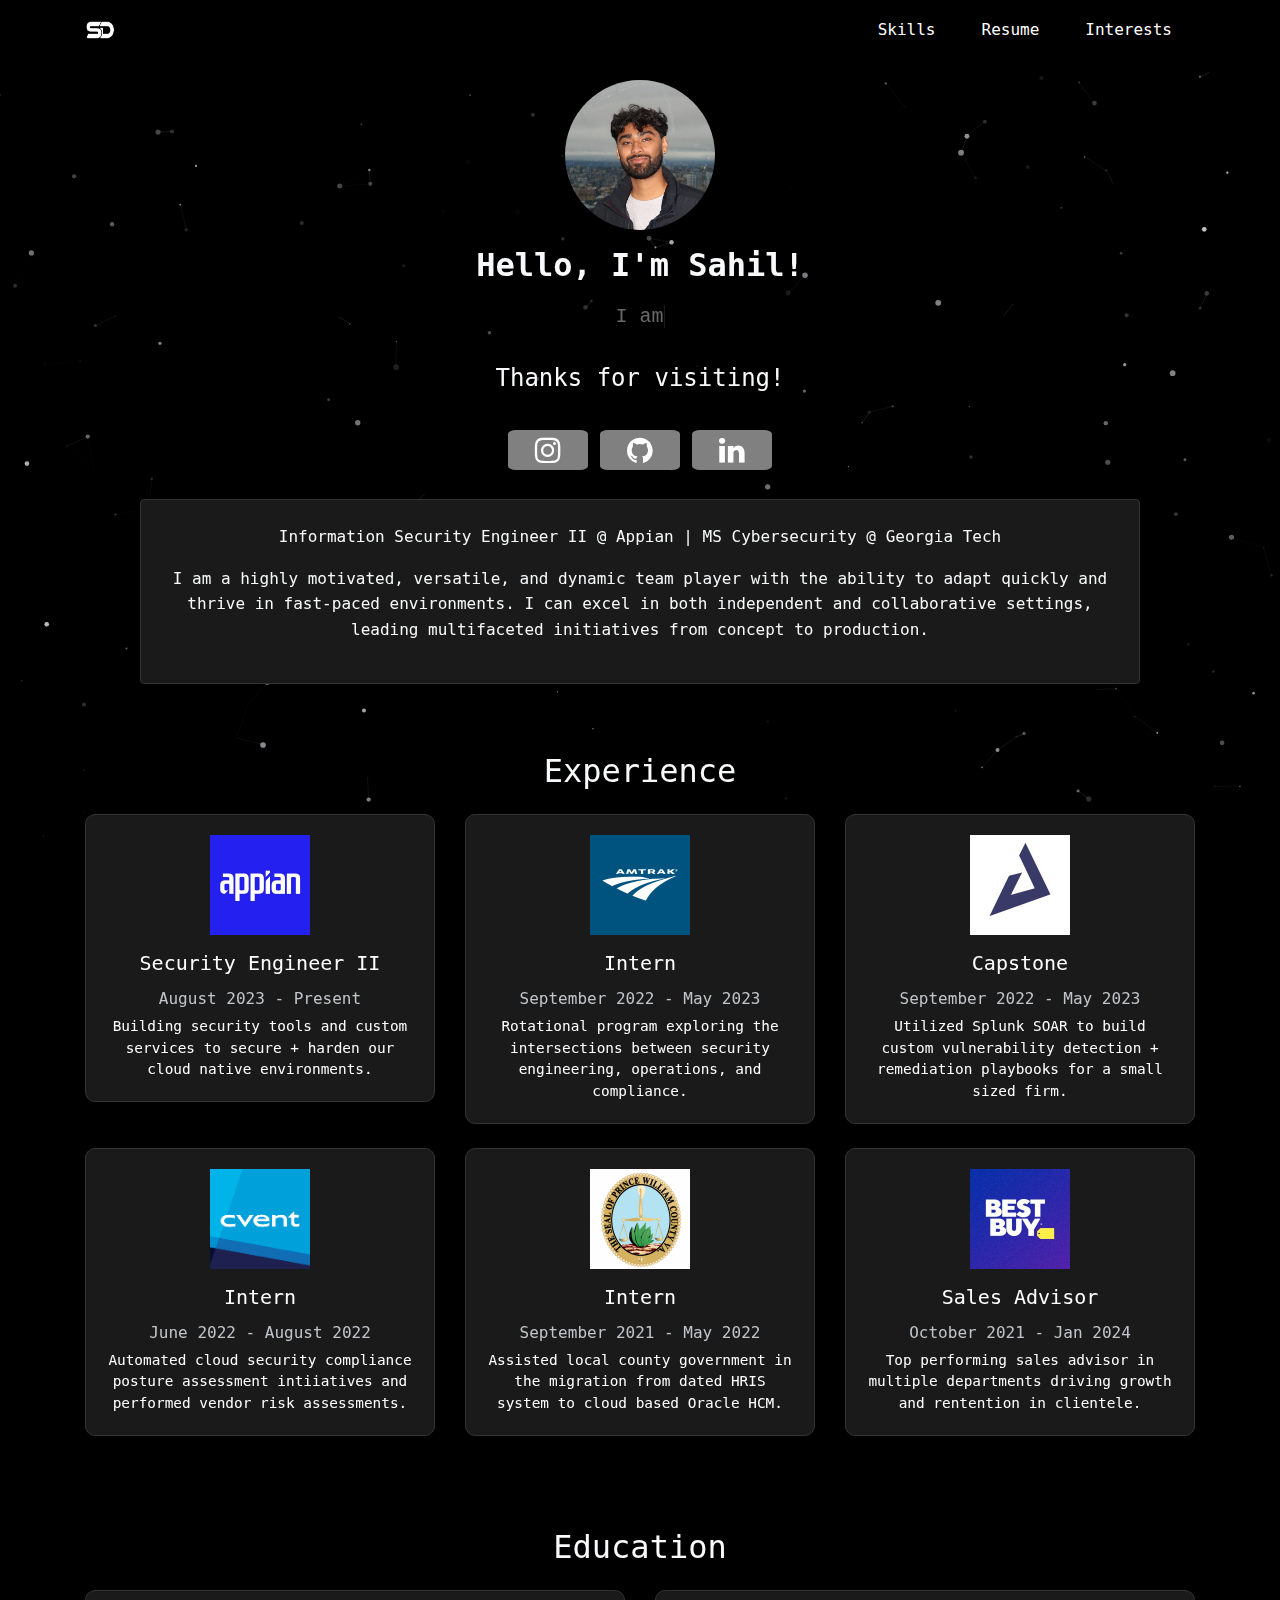
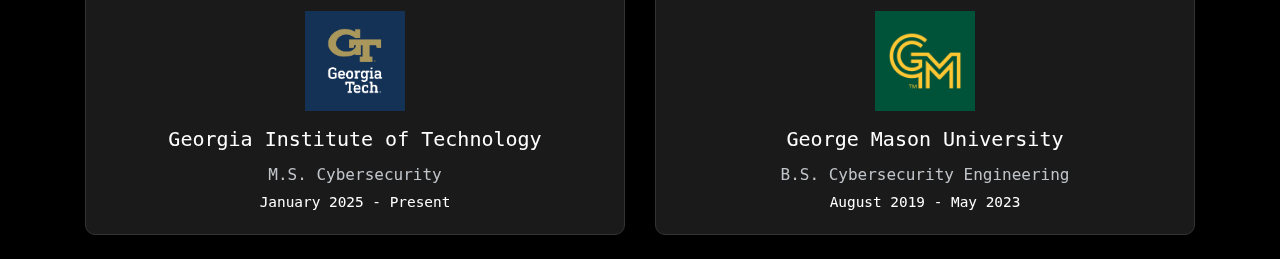
<file: index.html>
<!DOCTYPE html>
<html lang="en">
   <head>
      <title>Sahil Dharamsi</title>
      <meta charset="UTF-8">
      <meta name="viewport" content="width=device-width, initial-scale=1, shrink-to-fit=yes">
      <link rel="shortcut icon" href="resources/img/sd.jpg">
      <link rel="stylesheet" href="https://stackpath.bootstrapcdn.com/bootstrap/4.3.1/css/bootstrap.min.css" integrity="sha384-ggOyR0iXCbMQv3Xipma34MD+dH/1fQ784/j6cY/iJTQUOhcWr7x9JvoRxT2MZw1T" crossorigin="anonymous">
      <link rel="stylesheet" href="https://cdnjs.cloudflare.com/ajax/libs/font-awesome/4.7.0/css/font-awesome.min.css">
      <link rel="stylesheet" href="resources/css/style.css">
      <script>
         document.addEventListener("DOMContentLoaded", function () {
            fetch("topbar.html")
               .then(response => response.text())
               .then(data => {
                  document.getElementById("topbar").innerHTML = data;
               })
               .catch(error => console.error("Error loading topbar:", error));
         });
      </script>
   </head>
   <body>
      <!-- Sidebar -->
      <div id="topbar"></div>

      <!-- Particles Background -->
      <div id="particles-js"></div>

      <!-- Main Content -->
      <div class="container-fluid d-flex flex-column align-items-center justify-content-center min-vh-100 text-light">
         <img id="profilepic" src="resources/img/me.jpg" class="rounded-circle img-fluid mb-3" alt="Profile Picture" style="width: 150px; height: 150px;">
         
         <!-- Greeting -->
         <h2 id="hello" class="text-light text-center">Hello, I'm Sahil!</h2>
         <div id="greetingDiv">
            <p id="greeting" class="text-center">
               <a class="typewrite" data-period="2000" data-type='[ "I am dynamic","I am versatile","I am outgoing","I am adaptable","I am strategic"]'>
                  <span class="wrap"></span>
               </a>
            </p>
         </div>

         <!-- Thank You Section -->
         <div class="mt-3 text-center">
            <h4 class="text-light">Thanks for visiting!</h4>
         </div>

         <!-- Social Links -->
         <div class="mt-4 text-center">
            <ul id="socials" class="list-inline">
               <li class="list-inline-item"><a href="https://www.instagram.com/sahildharamsi/" class="fa fa-instagram"></a></li>
               <li class="list-inline-item"><a href="https://github.com/sdharamsi1" class="fa fa-github"></a></li>
               <li class="list-inline-item"><a href="https://www.linkedin.com/in/sahildharamsi/" class="fa fa-linkedin"></a></li>
            </ul>
         </div>

      <!-- About Paragraph Box -->
        <div class="container mt-4">
            <div class="about-box p-4 text-light text-center rounded">
            <p>
                Information Security Engineer II @ Appian | MS Cybersecurity @ Georgia Tech
            </p>
            <p>
                I am a highly motivated, versatile, and dynamic team player with the ability to adapt quickly and thrive in fast-paced environments. I can excel in both independent and collaborative settings, leading multifaceted initiatives from concept to production.
            </p>
            </div>
        </div>

      <!-- Work Experience Section -->
      <div class="container mt-5">
        <h2 class="text-light text-center">Experience</h2>
        <div class="row mt-4">
           <div class="col-md-4 mb-4">
              <div class="card shadow-sm custom-card">
                 <div class="card-body">
                    <img src="resources/img/experiences/appian.jpg" alt="Appian Logo" class="company-logo mb-3">
                    <h5 class="card-title">Security Engineer II</h5>
                    <h6 class="card-subtitle mb-2">August 2023 - Present</h6>
                    <p class="card-text">
                       Building security tools and custom services to secure + harden our cloud native environments.
                    </p>
                 </div>
              </div>
           </div>
           <div class="col-md-4 mb-4">
            <div class="card shadow-sm custom-card">
               <div class="card-body">
                  <img src="resources/img/experiences/amtrak.jpg" alt="Amtrak Logo" class="company-logo mb-3">
                  <h5 class="card-title">Intern</h5>
                  <h6 class="card-subtitle mb-2">September 2022 - May 2023</h6>
                  <p class="card-text">
                     Rotational program exploring the intersections between security engineering, operations, and compliance.
                  </p>
               </div>
            </div>
         </div>
           <div class="col-md-4 mb-4">
            <div class="card shadow-sm custom-card">
               <div class="card-body">
                  <img src="resources/img/experiences/avint.jpg" alt="Avint Logo" class="company-logo mb-3">
                  <h5 class="card-title">Capstone</h5>
                  <h6 class="card-subtitle mb-2">September 2022 - May 2023</h6>
                  <p class="card-text">
                     Utilized Splunk SOAR to build custom vulnerability detection + remediation playbooks for a small sized firm.
                  </p>
               </div>
            </div>
         </div>
           <div class="col-md-4 mb-4">
            <div class="card shadow-sm custom-card">
               <div class="card-body">
                  <img src="resources/img/experiences/cvent.jpg" alt="Cvent Logo" class="company-logo mb-3">
                  <h5 class="card-title">Intern</h5>
                  <h6 class="card-subtitle mb-2">June 2022 - August 2022</h6>
                  <p class="card-text">
                     Automated cloud security compliance posture assessment intiiatives and performed vendor risk assessments.
                  </p>
               </div>
            </div>
         </div>
           <div class="col-md-4 mb-4">
            <div class="card shadow-sm custom-card">
               <div class="card-body">
                  <img src="resources/img/experiences/pwc.jpg" alt="PWC Logo" class="company-logo mb-3">
                  <h5 class="card-title">Intern</h5>
                  <h6 class="card-subtitle mb-2">September 2021 - May 2022</h6>
                  <p class="card-text">
                     Assisted local county government in the migration from dated HRIS system to cloud based Oracle HCM.
                  </p>
               </div>
            </div>
         </div>
           <div class="col-md-4 mb-4">
            <div class="card shadow-sm custom-card">
               <div class="card-body">
                  <img src="resources/img/experiences/bestbuy.jpg" alt="Best Buy Logo" class="company-logo mb-3">
                  <h5 class="card-title">Sales Advisor</h5>
                  <h6 class="card-subtitle mb-2">October 2021 - Jan 2024</h6>
                  <p class="card-text">
                     Top performing sales advisor in multiple departments driving growth and rentention in clientele.
                  </p>
               </div>
            </div>
         </div>
        </div>
     </div>

    <!-- Education Section -->
    <div class="container mt-5">
        <h2 class="text-light text-center">Education</h2>
        <div class="row mt-4">
        <div class="col-md-6 mb-4">
            <div class="card shadow-sm custom-card">
                <div class="card-body">
                    <img src="resources/img/education/gt.jpg" alt="Georgia Tech Logo" class="company-logo mb-3">
                    <h5 class="card-title">Georgia Institute of Technology</h5>
                    <h6 class="card-subtitle mb-2">M.S. Cybersecurity</h6>
                    <p class="card-text">January 2025 - Present</p>
                </div>
            </div>
        </div>
        <div class="col-md-6 mb-4">
            <div class="card shadow-sm custom-card">
                <div class="card-body">
                    <img src="resources/img/education/gmu.jpg" alt="George Mason Logo" class="company-logo mb-3">
                    <h5 class="card-title">George Mason University</h5>
                    <h6 class="card-subtitle mb-2">B.S. Cybersecurity Engineering</h6>
                    <p class="card-text">August 2019 - May 2023</p>
                </div>
            </div>
        </div>
        </div>
    </div>

      <!-- Scripts -->
      <script type="text/javascript" src="js/particles.js"></script>
      <script type="text/javascript" src="js/app.js"></script>
      <script src="https://code.jquery.com/jquery-3.3.1.slim.min.js" integrity="sha384-q8i/X+965DzO0rT7abK41JStQIAqVgRVzpbzo5smXKp4YfRvH+8abtTE1Pi6jizo" crossorigin="anonymous"></script>
      <script src="https://cdnjs.cloudflare.com/ajax/libs/popper.js/1.14.7/umd/popper.min.js" integrity="sha384-UO2eT0CpHqdSJQ6hJty5KVphtPhzWj9WO1clHTMGa3JDZwrnQq4sF86dIHNDz0W1" crossorigin="anonymous"></script>
      <script src="https://stackpath.bootstrapcdn.com/bootstrap/4.3.1/js/bootstrap.min.js" integrity="sha384-JjSmVgyd0p3pXB1rRibZUAYoIIy6OrQ6VrjIEaFf/nJGzIxFDsf4x0xIM+B07jRM" crossorigin="anonymous"></script>
   </body>
</html>
</file>
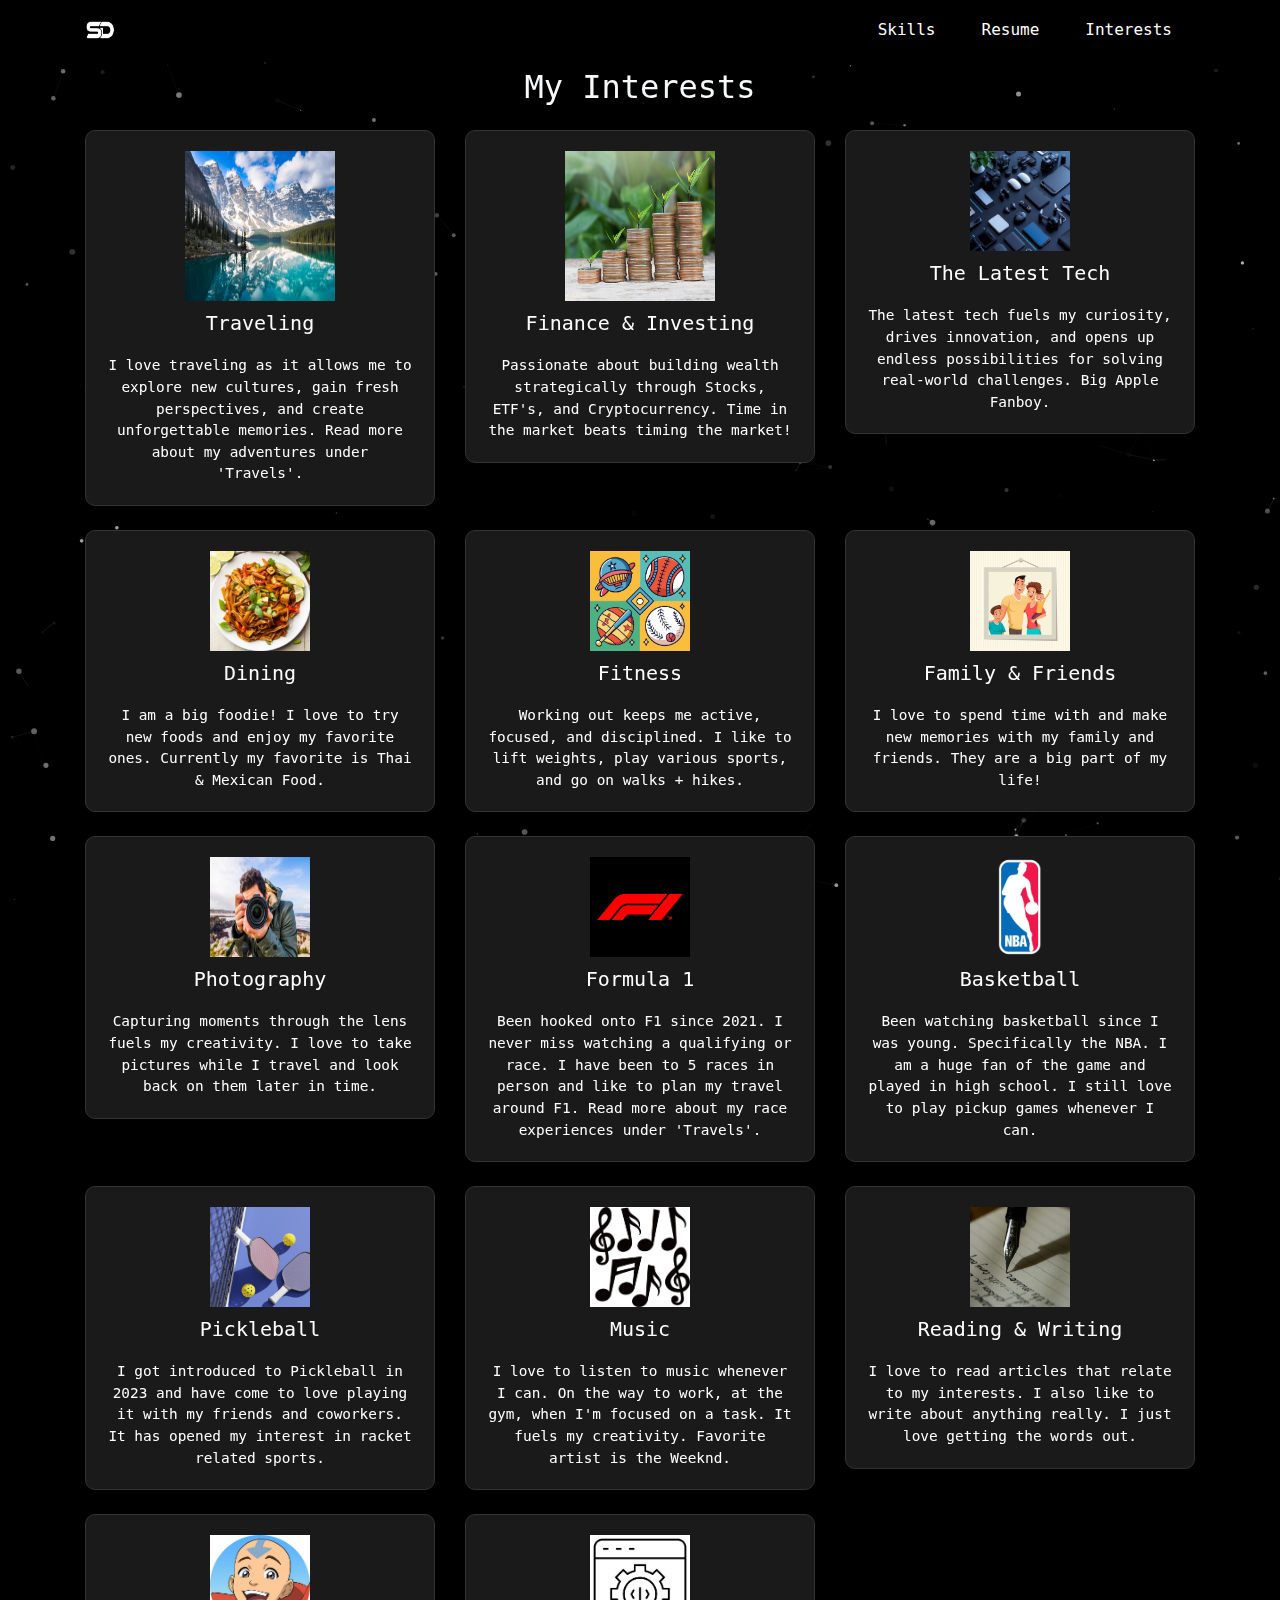
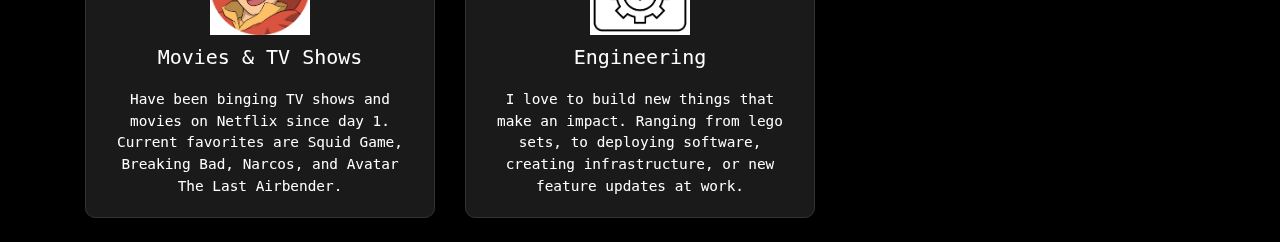
<file: interests/index.html>
<!DOCTYPE html>
<html lang="en">
   <head>
      <title>Sahil Dharamsi</title>
      <meta charset="UTF-8">
      <meta name="viewport" content="width=device-width, initial-scale=1, shrink-to-fit=yes">
      <link rel="shortcut icon" href="../resources/img/sd.jpg">
      <link rel="stylesheet" href="https://stackpath.bootstrapcdn.com/bootstrap/4.3.1/css/bootstrap.min.css" integrity="sha384-ggOyR0iXCbMQv3Xipma34MD+dH/1fQ784/j6cY/iJTQUOhcWr7x9JvoRxT2MZw1T" crossorigin="anonymous">
      <link rel="stylesheet" href="https://cdnjs.cloudflare.com/ajax/libs/font-awesome/4.7.0/css/font-awesome.min.css">
      <link rel="stylesheet" href="../resources/css/style.css">
      <script>
         document.addEventListener("DOMContentLoaded", function () {
            fetch("../topbar.html")
               .then(response => response.text())
               .then(data => {
                  document.getElementById("topbar").innerHTML = data;
               })
               .catch(error => console.error("Error loading topbar:", error));
         });
      </script>
   </head>
   <body>
      <!-- Sidebar -->
      <div id="topbar"></div>

      <!-- Particles Background -->
      <div id="particles-js"></div>

      <div class="container mt-5">
        <h2 class="text-light text-center">My Interests</h2>
        <div class="row mt-4">
            <div class="col-md-6 col-lg-4 mb-4">
                <div class="custom-card">
                    <div class="card-body">
                        <img src="../resources/img/interests/travelling.jpg" alt="Tech" class="interest-logo">
                        <h5 class="card-title">Traveling</h5>
                        <p class="card-text">I love traveling as it allows me to explore new cultures, gain fresh perspectives, and create unforgettable memories. Read more about my adventures under 'Travels'.</p>
                    </div>
                </div>
            </div>
            <div class="col-md-6 col-lg-4 mb-4">
                <div class="custom-card">
                    <div class="card-body">
                        <img src="../resources/img/interests/finance.jpg" alt="Cybersecurity" class="interest-logo">
                        <h5 class="card-title">Finance & Investing</h5>
                        <p class="card-text">Passionate about building wealth strategically through Stocks, ETF's, and Cryptocurrency. Time in the market beats timing the market!</p>
                    </div>
                </div>
            </div>
            <div class="col-md-6 col-lg-4 mb-4">
                <div class="custom-card">
                    <div class="card-body">
                        <img src="../resources/img/interests/tech.jpg" alt="Music" class="company-logo">
                        <h5 class="card-title">The Latest Tech</h5>
                        <p class="card-text">The latest tech fuels my curiosity, drives innovation, and opens up endless possibilities for solving real-world challenges. Big Apple Fanboy.</p>
                    </div>
                </div>
            </div>
            <div class="col-md-6 col-lg-4 mb-4">
                <div class="custom-card">
                    <div class="card-body">
                        <img src="../resources/img/interests/dining.jpg" alt="Travel" class="company-logo">
                        <h5 class="card-title">Dining</h5>
                        <p class="card-text">I am a big foodie! I love to try new foods and enjoy my favorite ones. Currently my favorite is Thai & Mexican Food.</p>
                    </div>
                </div>
            </div>
            <div class="col-md-6 col-lg-4 mb-4">
                <div class="custom-card">
                    <div class="card-body">
                        <img src="../resources/img/interests/fitness.jpg" alt="Fitness" class="company-logo">
                        <h5 class="card-title">Fitness</h5>
                        <p class="card-text">Working out keeps me active, focused, and disciplined. I like to lift weights, play various sports, and go on walks + hikes.</p>
                    </div>
                </div>
            </div>
            <div class="col-md-6 col-lg-4 mb-4">
                <div class="custom-card">
                    <div class="card-body">
                        <img src="../resources/img/interests/familyfriends.jpg" alt="Gaming" class="company-logo">
                        <h5 class="card-title">Family & Friends</h5>
                        <p class="card-text">I love to spend time with and make new memories with my family and friends. They are a big part of my life!</p>
                    </div>
                </div>
            </div>
            <div class="col-md-6 col-lg-4 mb-4">
                <div class="custom-card">
                    <div class="card-body">
                        <img src="../resources/img/interests/photography.jpg" alt="Photography" class="company-logo">
                        <h5 class="card-title">Photography</h5>
                        <p class="card-text">Capturing moments through the lens fuels my creativity. I love to take pictures while I travel and look back on them later in time.</p>
                    </div>
                </div>
            </div>
            <div class="col-md-6 col-lg-4 mb-4">
                <div class="custom-card">
                    <div class="card-body">
                        <img src="../resources/img/interests/formula1.jpg" alt="AI" class="company-logo">
                        <h5 class="card-title">Formula 1</h5>
                        <p class="card-text">Been hooked onto F1 since 2021. I never miss watching a qualifying or race. I have been to 5 races in person and like to plan my travel around F1. Read more about my race experiences under 'Travels'.</p>
                    </div>
                </div>
            </div>
            <div class="col-md-6 col-lg-4 mb-4">
                <div class="custom-card">
                    <div class="card-body">
                        <img src="../resources/img/interests/basketball.jpg" alt="AI" class="company-logo">
                        <h5 class="card-title">Basketball</h5>
                        <p class="card-text">Been watching basketball since I was young. Specifically the NBA. I am a huge fan of the game and played in high school. I still love to play pickup games whenever I can.</p>
                    </div>
                </div>
            </div>
            <div class="col-md-6 col-lg-4 mb-4">
                <div class="custom-card">
                    <div class="card-body">
                        <img src="../resources/img/interests/pickleball.jpg" alt="AI" class="company-logo">
                        <h5 class="card-title">Pickleball</h5>
                        <p class="card-text">I got introduced to Pickleball in 2023 and have come to love playing it with my friends and coworkers. It has opened my interest in racket related sports.</p>
                    </div>
                </div>
            </div>
            <div class="col-md-6 col-lg-4 mb-4">
                <div class="custom-card">
                    <div class="card-body">
                        <img src="../resources/img/interests/music.jpg" alt="AI" class="company-logo">
                        <h5 class="card-title">Music</h5>
                        <p class="card-text">I love to listen to music whenever I can. On the way to work, at the gym, when I'm focused on a task. It fuels my creativity. Favorite artist is the Weeknd.</p>
                    </div>
                </div>
            </div>
            <div class="col-md-6 col-lg-4 mb-4">
                <div class="custom-card">
                    <div class="card-body">
                        <img src="../resources/img/interests/readingwriting.jpg" alt="AI" class="company-logo">
                        <h5 class="card-title">Reading & Writing</h5>
                        <p class="card-text">I love to read articles that relate to my interests. I also like to write about anything really. I just love getting the words out.</p>
                    </div>
                </div>
            </div>
            <div class="col-md-6 col-lg-4 mb-4">
                <div class="custom-card">
                    <div class="card-body">
                        <img src="../resources/img/interests/movies.jpg" alt="AI" class="company-logo">
                        <h5 class="card-title">Movies & TV Shows</h5>
                        <p class="card-text">Have been binging TV shows and movies on Netflix since day 1. Current favorites are Squid Game, Breaking Bad, Narcos, and Avatar The Last Airbender.</p>
                    </div>
                </div>
            </div>
            <div class="col-md-6 col-lg-4 mb-4">
                <div class="custom-card">
                    <div class="card-body">
                        <img src="../resources/img/interests/engineering.jpg" alt="AI" class="company-logo">
                        <h5 class="card-title">Engineering</h5>
                        <p class="card-text">I love to build new things that make an impact. Ranging from lego sets, to deploying software, creating infrastructure, or new feature updates at work.</p>
                    </div>
                </div>
            </div>
        </div>
    </div>
    

      <script type="text/javascript" src="../js/particles.js"></script>
      <script type="text/javascript" src="../js/app.js"></script>
      <script src="https://code.jquery.com/jquery-3.3.1.slim.min.js" integrity="sha384-q8i/X+965DzO0rT7abK41JStQIAqVgRVzpbzo5smXKp4YfRvH+8abtTE1Pi6jizo" crossorigin="anonymous"></script>
      <script src="https://cdnjs.cloudflare.com/ajax/libs/popper.js/1.14.7/umd/popper.min.js" integrity="sha384-UO2eT0CpHqdSJQ6hJty5KVphtPhzWj9WO1clHTMGa3JDZwrnQq4sF86dIHNDz0W1" crossorigin="anonymous"></script>
      <script src="https://stackpath.bootstrapcdn.com/bootstrap/4.3.1/js/bootstrap.min.js" integrity="sha384-JjSmVgyd0p3pXB1rRibZUAYoIIy6OrQ6VrjIEaFf/nJGzIxFDsf4x0xIM+B07jRM" crossorigin="anonymous"></script>
   </body>
</html>
</file>
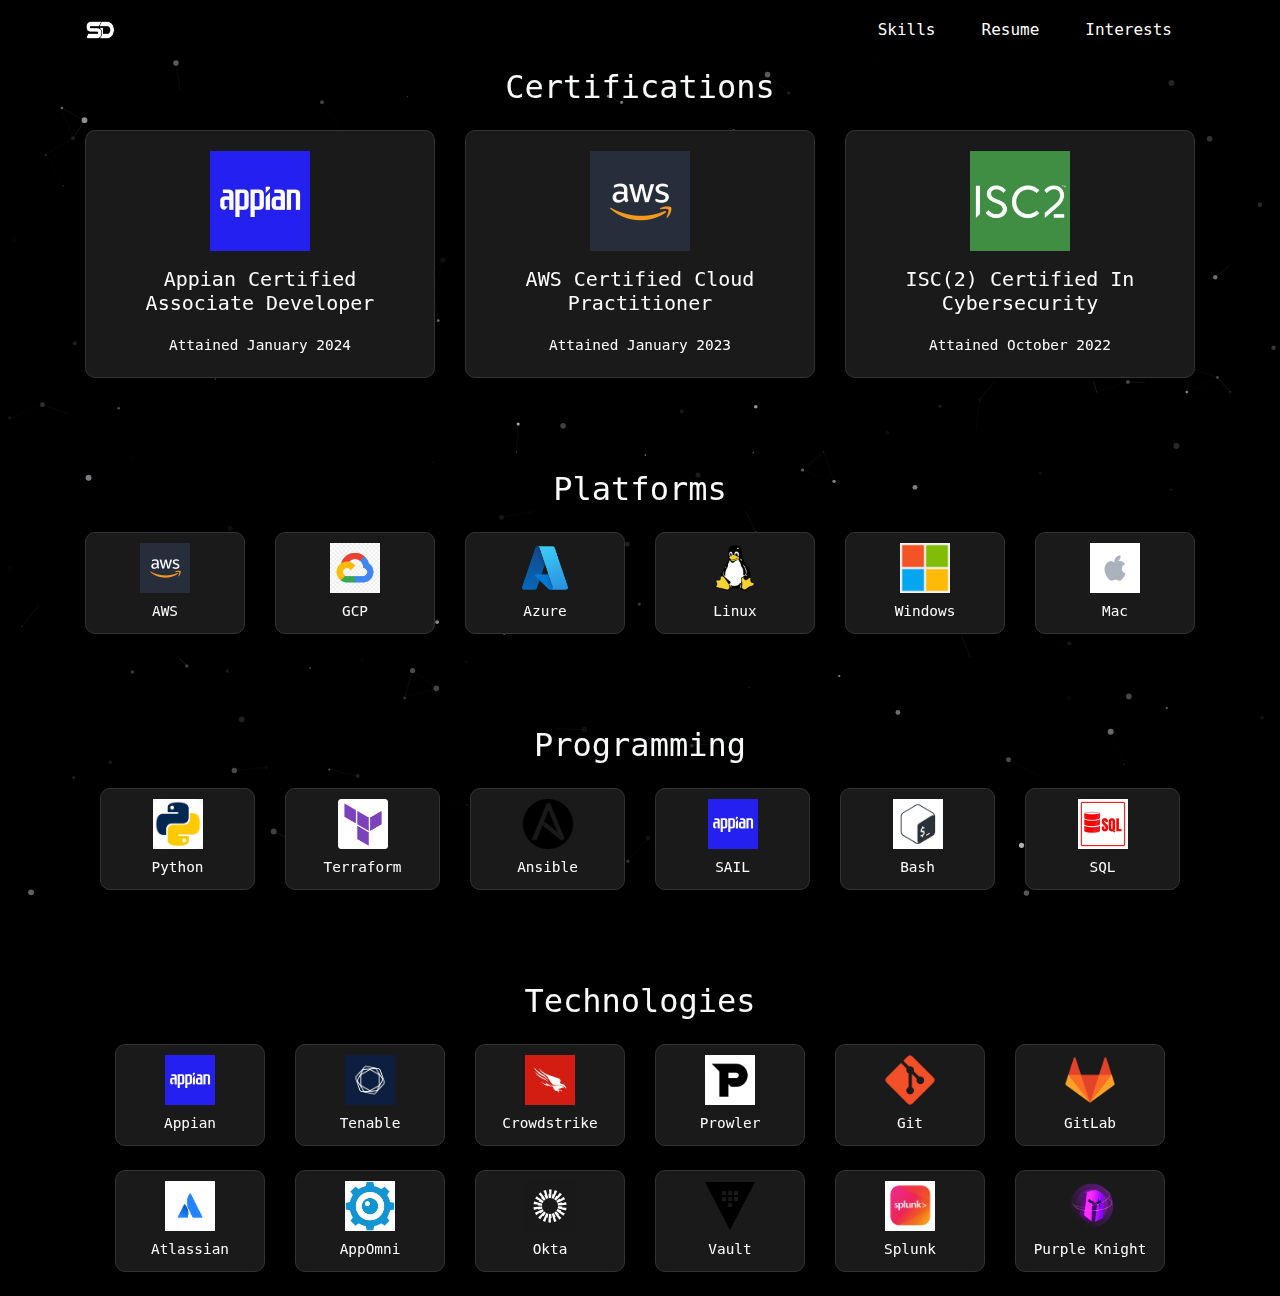
<file: skills/index.html>
<!DOCTYPE html>
<html lang="en">
   <head>
      <title>Sahil Dharamsi</title>
      <meta charset="UTF-8">
      <meta name="viewport" content="width=device-width, initial-scale=1, shrink-to-fit=yes">
      <link rel="shortcut icon" href="../resources/img/sd.jpg">
      <link rel="stylesheet" href="https://stackpath.bootstrapcdn.com/bootstrap/4.3.1/css/bootstrap.min.css" integrity="sha384-ggOyR0iXCbMQv3Xipma34MD+dH/1fQ784/j6cY/iJTQUOhcWr7x9JvoRxT2MZw1T" crossorigin="anonymous">
      <link rel="stylesheet" href="https://cdnjs.cloudflare.com/ajax/libs/font-awesome/4.7.0/css/font-awesome.min.css">
      <link rel="stylesheet" href="../resources/css/style.css">
      <script>
         document.addEventListener("DOMContentLoaded", function () {
            fetch("../topbar.html")
               .then(response => response.text())
               .then(data => {
                  document.getElementById("topbar").innerHTML = data;
               })
               .catch(error => console.error("Error loading topbar:", error));
         });
      </script>
   </head>
   <body>
      <!-- Sidebar -->
      <div id="topbar"></div>

      <!-- Particles Background -->
      <div id="particles-js"></div>

    <!-- Certifications Section -->
    <div class="container mt-5">
        <h2 class="text-light text-center">Certifications</h2>
        <div class="row mt-4">
        <div class="col-md-4 mb-4">
            <div class="card shadow-sm custom-card">
                <div class="card-body">
                    <img src="../resources/img/experiences/appian.jpg" alt="AWS Certification Logo" class="company-logo mb-3">
                    <h5 class="card-title">Appian Certified Associate Developer</h5>
                    <p class="card-text">Attained January 2024</p>
                </div>
            </div>
        </div>
        <div class="col-md-4 mb-4">
            <div class="card shadow-sm custom-card">
                <div class="card-body">
                    <img src="../resources/img/platforms/aws.jpg" alt="Security Certification Logo" class="company-logo mb-3">
                    <h5 class="card-title">AWS Certified Cloud Practitioner</h5>
                    <p class="card-text">Attained January 2023</p>
                </div>
            </div>
        </div>
        <div class="col-md-4 mb-4">
            <div class="card shadow-sm custom-card">
                <div class="card-body">
                    <img src="../resources/img/certifications//isc2.jpg" alt="DevSecOps Certification Logo" class="company-logo mb-3">
                    <h5 class="card-title">ISC(2) Certified In Cybersecurity</h5>
                    <p class="card-text">Attained October 2022</p>
                </div>
            </div>
        </div>
        </div>
    </div>
 

     <!-- Platforms Section -->
     <div class="container mt-5">
        <h2 class="text-light text-center">Platforms</h2>
        <div class="row text-center mt-4">
        <div class="col-6 col-md-2 mb-4">
            <div class="skill-box">
                <img src="../resources/img/platforms/aws.jpg" alt="AWS" class="skill-logo mb-2">
                <p class="skill-title">AWS</p>
            </div>
        </div>
        <div class="col-6 col-md-2 mb-4">
            <div class="skill-box">
                <img src="../resources/img/platforms/gcp.jpg" alt="GCP" class="skill-logo mb-2">
                <p class="skill-title">GCP</p>
            </div>
        </div>
        <div class="col-6 col-md-2 mb-4">
            <div class="skill-box">
                <img src="../resources/img/platforms/azure.jpg" alt="Azure" class="skill-logo mb-2">
                <p class="skill-title">Azure</p>
            </div>
        </div>
        <div class="col-6 col-md-2 mb-4">
            <div class="skill-box">
                <img src="../resources/img/platforms/linux.jpg" alt="Linux" class="skill-logo mb-2">
                <p class="skill-title">Linux</p>
            </div>
        </div>
        <div class="col-6 col-md-2 mb-4">
            <div class="skill-box">
                <img src="../resources/img/platforms/windows.jpg" alt="Windows" class="skill-logo mb-2">
                <p class="skill-title">Windows</p>
            </div>
        </div>
        <div class="col-6 col-md-2 mb-4">
            <div class="skill-box">
                <img src="../resources/img/platforms/mac.jpg" alt="Mac" class="skill-logo mb-2">
                <p class="skill-title">Mac</p>
            </div>
        </div>
    </div>

     <!-- Programming Section -->
     <div class="container mt-5">
        <h2 class="text-light text-center">Programming</h2>
        <div class="row text-center mt-4">
        <div class="col-6 col-md-2 mb-4">
            <div class="skill-box">
                <img src="../resources/img/programming/python.jpg" alt="Python" class="skill-logo mb-2">
                <p class="skill-title">Python</p>
            </div>
        </div>
        <div class="col-6 col-md-2 mb-4">
            <div class="skill-box">
                <img src="../resources/img/programming/terraform.jpg" alt="Terraform" class="skill-logo mb-2">
                <p class="skill-title">Terraform</p>
            </div>
        </div>
        <div class="col-6 col-md-2 mb-4">
            <div class="skill-box">
                <img src="../resources/img/programming/ansible.jpg" alt="Ansible" class="skill-logo mb-2">
                <p class="skill-title">Ansible</p>
            </div>
        </div>
        <div class="col-6 col-md-2 mb-4">
            <div class="skill-box">
                <img src="../resources/img/experiences/appian.jpg" alt="SAIL" class="skill-logo mb-2">
                <p class="skill-title">SAIL</p>
            </div>
        </div>
        <div class="col-6 col-md-2 mb-4">
            <div class="skill-box">
                <img src="../resources/img/programming/bash.jpg" alt="Bash" class="skill-logo mb-2">
                <p class="skill-title">Bash</p>
            </div>
        </div>
        <div class="col-6 col-md-2 mb-4">
            <div class="skill-box">
                <img src="../resources/img/programming/sql.jpg" alt="SQL" class="skill-logo mb-2">
                <p class="skill-title">SQL</p>
            </div>
        </div>
    </div>

     <!-- Technologies Section -->
     <div class="container mt-5">
        <h2 class="text-light text-center">Technologies</h2>
        <div class="row text-center mt-4">
        <div class="col-6 col-md-2 mb-4">
            <div class="skill-box">
                <img src="../resources/img/experiences/appian.jpg" alt="Appian" class="skill-logo mb-2">
                <p class="skill-title">Appian</p>
            </div>
        </div>
        <div class="col-6 col-md-2 mb-4">
            <div class="skill-box">
                <img src="../resources/img/technologies/tenable.jpg" alt="Tenable" class="skill-logo mb-2">
                <p class="skill-title">Tenable</p>
            </div>
        </div>
        <div class="col-6 col-md-2 mb-4">
            <div class="skill-box">
                <img src="../resources/img/technologies/crowdstrike.jpg" alt="Crowdstrike" class="skill-logo mb-2">
                <p class="skill-title">Crowdstrike</p>
            </div>
        </div>
        <div class="col-6 col-md-2 mb-4">
            <div class="skill-box">
                <img src="../resources/img/technologies/prowler.jpg" alt="Prowler" class="skill-logo mb-2">
                <p class="skill-title">Prowler</p>
            </div>
        </div>
        <div class="col-6 col-md-2 mb-4">
            <div class="skill-box">
                <img src="../resources/img/technologies/git.jpg" alt="Git" class="skill-logo mb-2">
                <p class="skill-title">Git</p>
            </div>
        </div>
        <div class="col-6 col-md-2 mb-4">
            <div class="skill-box">
                <img src="../resources/img/technologies/gitlab.jpg" alt="GitLab" class="skill-logo mb-2">
                <p class="skill-title">GitLab</p>
            </div>
        </div>
        <div class="col-6 col-md-2 mb-4">
            <div class="skill-box">
                <img src="../resources/img/technologies/atlassian.jpg" alt="Atlassian" class="skill-logo mb-2">
                <p class="skill-title">Atlassian</p>
            </div>
        </div>
        <div class="col-6 col-md-2 mb-4">
            <div class="skill-box">
                <img src="../resources/img/technologies/appomni.jpg" alt="AppOmni" class="skill-logo mb-2">
                <p class="skill-title">AppOmni</p>
            </div>
        </div>
        <div class="col-6 col-md-2 mb-4">
            <div class="skill-box">
                <img src="../resources/img/technologies/okta.jpg" alt="Okta" class="skill-logo mb-2">
                <p class="skill-title">Okta</p>
            </div>
        </div>
        <div class="col-6 col-md-2 mb-4">
            <div class="skill-box">
                <img src="../resources/img/technologies/vault.jpg" alt="Vault" class="skill-logo mb-2">
                <p class="skill-title">Vault</p>
            </div>
        </div>
        <div class="col-6 col-md-2 mb-4">
            <div class="skill-box">
                <img src="../resources/img/technologies/splunk.jpg" alt="Splunk" class="skill-logo mb-2">
                <p class="skill-title">Splunk</p>
            </div>
        </div>
        <div class="col-6 col-md-2 mb-4">
            <div class="skill-box">
                <img src="../resources/img/technologies/purpleknight.jpg" alt="Purple Knight" class="skill-logo mb-2">
                <p class="skill-title">Purple Knight</p>
            </div>
        </div>
    </div>
     

      <!-- Scripts -->
      <script type="text/javascript" src="../js/particles.js"></script>
      <script type="text/javascript" src="../js/app.js"></script>
      <script src="https://code.jquery.com/jquery-3.3.1.slim.min.js" integrity="sha384-q8i/X+965DzO0rT7abK41JStQIAqVgRVzpbzo5smXKp4YfRvH+8abtTE1Pi6jizo" crossorigin="anonymous"></script>
      <script src="https://cdnjs.cloudflare.com/ajax/libs/popper.js/1.14.7/umd/popper.min.js" integrity="sha384-UO2eT0CpHqdSJQ6hJty5KVphtPhzWj9WO1clHTMGa3JDZwrnQq4sF86dIHNDz0W1" crossorigin="anonymous"></script>
      <script src="https://stackpath.bootstrapcdn.com/bootstrap/4.3.1/js/bootstrap.min.js" integrity="sha384-JjSmVgyd0p3pXB1rRibZUAYoIIy6OrQ6VrjIEaFf/nJGzIxFDsf4x0xIM+B07jRM" crossorigin="anonymous"></script>
   </body>
</html>
</file>
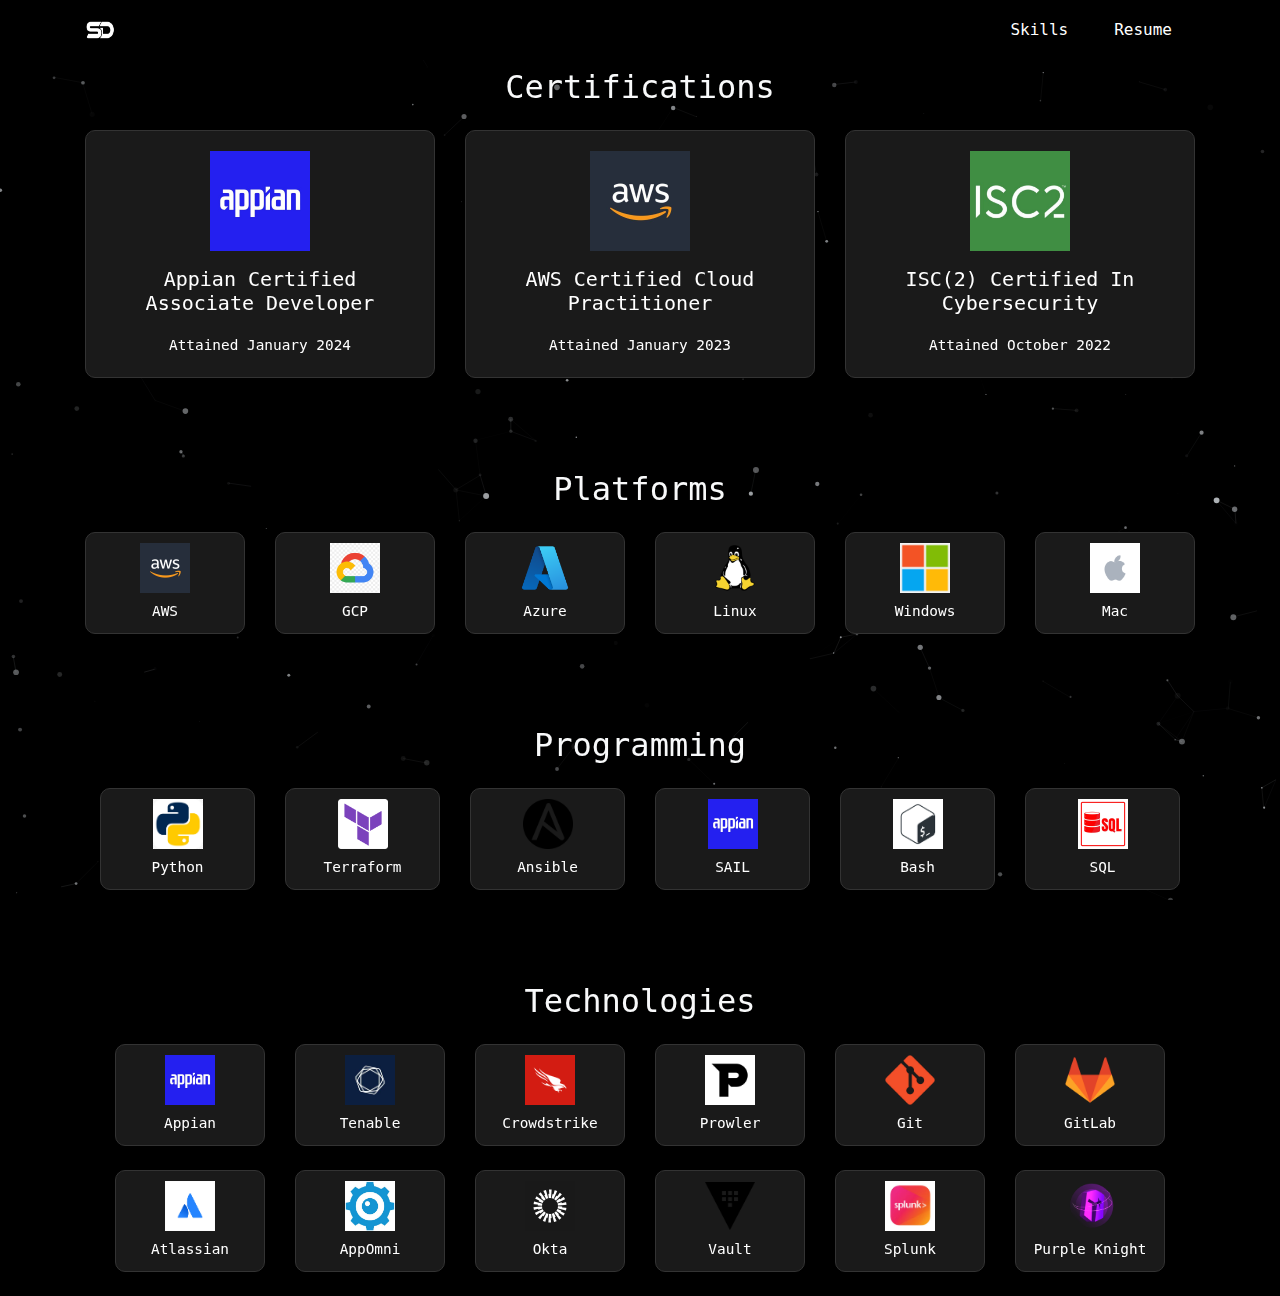
<file: skills.html>
<!DOCTYPE html>
<html lang="en">
   <head>
      <title>Sahil Dharamsi</title>
      <meta charset="UTF-8">
      <meta name="viewport" content="width=device-width, initial-scale=1, shrink-to-fit=yes">
      <link rel="shortcut icon" href="resources/img/jm.jpg">
      <link rel="stylesheet" href="https://stackpath.bootstrapcdn.com/bootstrap/4.3.1/css/bootstrap.min.css" integrity="sha384-ggOyR0iXCbMQv3Xipma34MD+dH/1fQ784/j6cY/iJTQUOhcWr7x9JvoRxT2MZw1T" crossorigin="anonymous">
      <link rel="stylesheet" href="https://cdnjs.cloudflare.com/ajax/libs/font-awesome/4.7.0/css/font-awesome.min.css">
      <link rel="stylesheet" href="resources/css/style.css">
      <script>
         document.addEventListener("DOMContentLoaded", function () {
            fetch("sidebar.html")
               .then(response => response.text())
               .then(data => {
                  document.getElementById("sidebar").innerHTML = data;
               })
               .catch(error => console.error("Error loading sidebar:", error));
         });
      </script>
   </head>
   <body>
      <!-- Sidebar -->
      <div id="sidebar"></div>

      <!-- Particles Background -->
      <div id="particles-js"></div>

    <!-- Certifications Section -->
    <div class="container mt-5">
        <h2 class="text-light text-center">Certifications</h2>
        <div class="row mt-4">
        <div class="col-md-4 mb-4">
            <div class="card shadow-sm custom-card">
                <div class="card-body">
                    <img src="resources/img/experiences/appian.jpg" alt="AWS Certification Logo" class="company-logo mb-3">
                    <h5 class="card-title">Appian Certified Associate Developer</h5>
                    <p class="card-text">Attained January 2024</p>
                </div>
            </div>
        </div>
        <div class="col-md-4 mb-4">
            <div class="card shadow-sm custom-card">
                <div class="card-body">
                    <img src="resources/img/platforms/aws.jpg" alt="Security Certification Logo" class="company-logo mb-3">
                    <h5 class="card-title">AWS Certified Cloud Practitioner</h5>
                    <p class="card-text">Attained January 2023</p>
                </div>
            </div>
        </div>
        <div class="col-md-4 mb-4">
            <div class="card shadow-sm custom-card">
                <div class="card-body">
                    <img src="resources/img/certifications//isc2.jpg" alt="DevSecOps Certification Logo" class="company-logo mb-3">
                    <h5 class="card-title">ISC(2) Certified In Cybersecurity</h5>
                    <p class="card-text">Attained October 2022</p>
                </div>
            </div>
        </div>
        </div>
    </div>
 

     <!-- Platforms Section -->
     <div class="container mt-5">
        <h2 class="text-light text-center">Platforms</h2>
        <div class="row text-center mt-4">
        <div class="col-6 col-md-2 mb-4">
            <div class="skill-box">
                <img src="resources/img/platforms/aws.jpg" alt="AWS" class="skill-logo mb-2">
                <p class="skill-title">AWS</p>
            </div>
        </div>
        <div class="col-6 col-md-2 mb-4">
            <div class="skill-box">
                <img src="resources/img/platforms/gcp.jpg" alt="GCP" class="skill-logo mb-2">
                <p class="skill-title">GCP</p>
            </div>
        </div>
        <div class="col-6 col-md-2 mb-4">
            <div class="skill-box">
                <img src="resources/img/platforms/azure.jpg" alt="Azure" class="skill-logo mb-2">
                <p class="skill-title">Azure</p>
            </div>
        </div>
        <div class="col-6 col-md-2 mb-4">
            <div class="skill-box">
                <img src="resources/img/platforms/linux.jpg" alt="Linux" class="skill-logo mb-2">
                <p class="skill-title">Linux</p>
            </div>
        </div>
        <div class="col-6 col-md-2 mb-4">
            <div class="skill-box">
                <img src="resources/img/platforms/windows.jpg" alt="Windows" class="skill-logo mb-2">
                <p class="skill-title">Windows</p>
            </div>
        </div>
        <div class="col-6 col-md-2 mb-4">
            <div class="skill-box">
                <img src="resources/img/platforms/mac.jpg" alt="Mac" class="skill-logo mb-2">
                <p class="skill-title">Mac</p>
            </div>
        </div>
    </div>

     <!-- Programming Section -->
     <div class="container mt-5">
        <h2 class="text-light text-center">Programming</h2>
        <div class="row text-center mt-4">
        <div class="col-6 col-md-2 mb-4">
            <div class="skill-box">
                <img src="resources/img/programming/python.jpg" alt="Python" class="skill-logo mb-2">
                <p class="skill-title">Python</p>
            </div>
        </div>
        <div class="col-6 col-md-2 mb-4">
            <div class="skill-box">
                <img src="resources/img/programming/terraform.jpg" alt="Terraform" class="skill-logo mb-2">
                <p class="skill-title">Terraform</p>
            </div>
        </div>
        <div class="col-6 col-md-2 mb-4">
            <div class="skill-box">
                <img src="resources/img/programming/ansible.jpg" alt="Ansible" class="skill-logo mb-2">
                <p class="skill-title">Ansible</p>
            </div>
        </div>
        <div class="col-6 col-md-2 mb-4">
            <div class="skill-box">
                <img src="resources/img/experiences/appian.jpg" alt="SAIL" class="skill-logo mb-2">
                <p class="skill-title">SAIL</p>
            </div>
        </div>
        <div class="col-6 col-md-2 mb-4">
            <div class="skill-box">
                <img src="resources/img/programming/bash.jpg" alt="Bash" class="skill-logo mb-2">
                <p class="skill-title">Bash</p>
            </div>
        </div>
        <div class="col-6 col-md-2 mb-4">
            <div class="skill-box">
                <img src="resources/img/programming/sql.jpg" alt="SQL" class="skill-logo mb-2">
                <p class="skill-title">SQL</p>
            </div>
        </div>
    </div>

     <!-- Technologies Section -->
     <div class="container mt-5">
        <h2 class="text-light text-center">Technologies</h2>
        <div class="row text-center mt-4">
        <div class="col-6 col-md-2 mb-4">
            <div class="skill-box">
                <img src="resources/img/experiences/appian.jpg" alt="Appian" class="skill-logo mb-2">
                <p class="skill-title">Appian</p>
            </div>
        </div>
        <div class="col-6 col-md-2 mb-4">
            <div class="skill-box">
                <img src="resources/img/technologies/tenable.jpg" alt="Tenable" class="skill-logo mb-2">
                <p class="skill-title">Tenable</p>
            </div>
        </div>
        <div class="col-6 col-md-2 mb-4">
            <div class="skill-box">
                <img src="resources/img/technologies/crowdstrike.jpg" alt="Crowdstrike" class="skill-logo mb-2">
                <p class="skill-title">Crowdstrike</p>
            </div>
        </div>
        <div class="col-6 col-md-2 mb-4">
            <div class="skill-box">
                <img src="resources/img/technologies/prowler.jpg" alt="Prowler" class="skill-logo mb-2">
                <p class="skill-title">Prowler</p>
            </div>
        </div>
        <div class="col-6 col-md-2 mb-4">
            <div class="skill-box">
                <img src="resources/img/technologies/git.jpg" alt="Git" class="skill-logo mb-2">
                <p class="skill-title">Git</p>
            </div>
        </div>
        <div class="col-6 col-md-2 mb-4">
            <div class="skill-box">
                <img src="resources/img/technologies/gitlab.jpg" alt="GitLab" class="skill-logo mb-2">
                <p class="skill-title">GitLab</p>
            </div>
        </div>
        <div class="col-6 col-md-2 mb-4">
            <div class="skill-box">
                <img src="resources/img/technologies/atlassian.jpg" alt="Atlassian" class="skill-logo mb-2">
                <p class="skill-title">Atlassian</p>
            </div>
        </div>
        <div class="col-6 col-md-2 mb-4">
            <div class="skill-box">
                <img src="resources/img/technologies/appomni.jpg" alt="AppOmni" class="skill-logo mb-2">
                <p class="skill-title">AppOmni</p>
            </div>
        </div>
        <div class="col-6 col-md-2 mb-4">
            <div class="skill-box">
                <img src="resources/img/technologies/okta.jpg" alt="Okta" class="skill-logo mb-2">
                <p class="skill-title">Okta</p>
            </div>
        </div>
        <div class="col-6 col-md-2 mb-4">
            <div class="skill-box">
                <img src="resources/img/technologies/vault.jpg" alt="Vault" class="skill-logo mb-2">
                <p class="skill-title">Vault</p>
            </div>
        </div>
        <div class="col-6 col-md-2 mb-4">
            <div class="skill-box">
                <img src="resources/img/technologies/splunk.jpg" alt="Splunk" class="skill-logo mb-2">
                <p class="skill-title">Splunk</p>
            </div>
        </div>
        <div class="col-6 col-md-2 mb-4">
            <div class="skill-box">
                <img src="resources/img/technologies/purpleknight.jpg" alt="Purple Knight" class="skill-logo mb-2">
                <p class="skill-title">Purple Knight</p>
            </div>
        </div>
    </div>
     

      <!-- Scripts -->
      <script type="text/javascript" src="js/particles.js"></script>
      <script type="text/javascript" src="js/app.js"></script>
      <script src="https://code.jquery.com/jquery-3.3.1.slim.min.js" integrity="sha384-q8i/X+965DzO0rT7abK41JStQIAqVgRVzpbzo5smXKp4YfRvH+8abtTE1Pi6jizo" crossorigin="anonymous"></script>
      <script src="https://cdnjs.cloudflare.com/ajax/libs/popper.js/1.14.7/umd/popper.min.js" integrity="sha384-UO2eT0CpHqdSJQ6hJty5KVphtPhzWj9WO1clHTMGa3JDZwrnQq4sF86dIHNDz0W1" crossorigin="anonymous"></script>
      <script src="https://stackpath.bootstrapcdn.com/bootstrap/4.3.1/js/bootstrap.min.js" integrity="sha384-JjSmVgyd0p3pXB1rRibZUAYoIIy6OrQ6VrjIEaFf/nJGzIxFDsf4x0xIM+B07jRM" crossorigin="anonymous"></script>
   </body>
</html>
</file>
<file: resources/css/style.css>
html{
    max-width: 100% !important;
    overflow-x: hidden !important;
}
body{
    padding: 0;
    margin: 0;
    background: #000000;
    overflow: hidden !important;
    max-width: 100% !important;
    max-height: 100% !important;
    color: #c1c5c9;
    font-family: "DejaVu Sans Mono", monospace;
}
#particles-js{
    position: fixed;
    width: 100%;
    height: 100%;
    z-index: -1;
}
#me {
    position: relative;
    margin-top: 30vh; /* Ensure 30% from the top */
    margin-bottom: 20px; /* Add space below */
}

#homeContainer {
    display: flex;
    flex-direction: column;
    align-items: center;
    justify-content: flex-start;
    min-height: 100vh;
    padding-top: 60px; /* Add padding equivalent to the navbar height */
}


.container.mt-5 {
    padding-top: 20px; /* Add space before the next section */
}
#profilepic {
    margin-top: 80px; /* Add more margin on top */
    width: 10%;
    height: 10%;
    min-width: 150px;
    min-height: 150px;
    border: transparent;
    border-radius: 100%;
    margin-left: auto;
    margin-right: auto;
    margin-bottom: 20px;
}

#greetingDiv{
    display: block;
    text-align: center;
}
#greeting {
    margin-top: 10px;
    color: #bdbbbb;
}
@import url('https://fonts.googleapis.com/css?family=Quicksand&display=swap');
.typewrite{
    font-family: 'Quicksand', monospace;
    color: #696969 !important;
    font-size: 125%;
}
@import url('https://fonts.googleapis.com/css?family=Poppins&display=swap');
.navbar {
    background-color: #000000 !important; /* Black background */
    width: 100%; /* Full width */
    height: 60px; /* Height for a slim topbar */
    position: fixed; /* Fixed at the top */
    top: 0;
    left: 0; /* Ensure it starts at the left edge */
    z-index: 1000; /* Place above content */
    border: none; /* Remove unintended borders */
    display: flex; /* Align items horizontally */
    justify-content: space-between; /* Spread items */
    align-items: center; /* Center items vertically */
    padding: 0 20px; /* Add horizontal padding */
}


.navbar-brand {
    display: flex; /* Align the logo and text horizontally */
    align-items: center; /* Vertically center the logo */
    margin: 0; /* Remove margin */
}

.navbar-brand img {
    border-radius: 50%; /* Optional: Make the logo circular */
    margin-right: 10px; /* Space between the logo and text (if any) */
}

nav ul {
    display: flex; /* Arrange navigation links in a row */
    list-style: none; /* Remove bullets */
    padding: 0;
    margin: 0;
}

nav li {
    margin: 0 15px; /* Space between navigation links */
}

.nav-link {
    color: white !important; /* White text color */
    text-decoration: none; /* Remove underline */
    padding: 5px 10px; /* Add padding for clickable area */
    transition: color 0.3s ease, background-color 0.3s ease; /* Smooth hover effects */
}

.nav-link:hover {
    background-color: #1a1a1a; /* Subtle background on hover */
    color: #eaeaea; /* Lighter text color on hover */
    border-radius: 5px; /* Optional: Add rounded corners to hover effect */
}


#hello{
    font-weight: bold;
    font-size: 200%;
}
#socialsBox{
    margin-left: auto;
    margin-right: auto;
    margin-bottom: 0;
}
#aboutMeBox{
    margin-top: 0;
    margin-left: auto;
    margin-right: auto;
    padding-top: 150px;
}
.about-box {
    background-color: #1a1a1a; /* Match the page's overall theme */
    border: 1px solid #333; /* Add a subtle border for definition */
    border-radius: 10px; /* Rounded corners for a polished look */
    max-width: 1000px; /* Limit width for better readability */
    margin: 0 auto; /* Center the box */
    box-shadow: 0 4px 6px rgba(0, 0, 0, 0.2); /* Add a slight shadow */
    font-size: 1rem; /* Adjust font size for readability */
    line-height: 1.6; /* Space out the lines for readability */
}
.fa {
    padding: 5px;
    font-size: 30px;
    width: 80px;
    text-align: center;
    text-decoration: none;
    margin: 5px 2px;
    border-radius: 10%;
}
.fa-x {
    color: white;
    background: #808080;
}
.fa-x:hover{
    color: black;
    background: #1DA1F2 ;
}
.fa-facebook {
    color: white;
    background: #808080;
}
.fa-facebook:hover{
    color: black;
    background: #3b5998 ;
}
.fa-linkedin {
    color: white;
    background: #808080;
}
.fa-linkedin:hover{
    color: black;
    background: #2867b2 ;
}
.fa-instagram {
    background: #808080;
    color: white;
}
.fa-instagram:hover{
    color: black;
    background: #bc2a8d ;
}
.fa-github {
    background: #808080;
    color: white;
}
.fa-github:hover{
    color: black;
    background: black ;
}
#socials{
    list-style-type: none;
}
#socials li{
    display: inline;
    float: left;
}
#socials li a{
    text-align: center;
    text-decoration: none;
}
#socials li a:hover {
    color: white;
    transition: all 0.5s ease;
}
#socials li a:hover {
    transform: translateY(-10px);
}
#newAboutMe{
    list-style-type: none;
    padding-top: 30px;
}
.custom-card {
    background-color: #1a1a1a; /* Match the grey background color */
    border: 1px solid #333; /* Add a subtle border for definition */
    border-radius: 10px; /* Rounded corners */
    color: #c1c5c9; /* Light grey text for readability */
    box-shadow: 0 4px 6px rgba(0, 0, 0, 0.2); /* Subtle shadow */
}

.custom-card .card-title {
    color: #ffffff !important; /* Set the title color to white */
    margin-bottom: 20px;
}
.custom-card .card-text {
    color: #ffffff !important; /* Set text color to white */
    font-size: 0.9rem; /* Reduce font size (adjust as needed) */
    line-height: 1.5; /* Optional: Adjust line spacing for readability */
}
.custom-card .card-body {
    display: flex;
    flex-direction: column; /* Stack elements vertically */
    align-items: center; /* Horizontally center */
    justify-content: center; /* Vertically center */
    text-align: center; /* Center the text */
    padding: 20px; /* Adjust padding for spacing */
}
.company-logo {
    width: 100px; /* Adjust width as needed */
    height: 100px; /* Maintain aspect ratio */
    margin-bottom: 10px; /* Space below the logo */
    display: block; /* Center the image in the card */
}
.interest-logo {
    width: 150px; /* Adjust width as needed */
    height: 150px; /* Maintain aspect ratio */
    margin-bottom: 10px; /* Space below the logo */
    display: block; /* Center the image in the card */
}
.skill-box {
    background-color: #1a1a1a; /* Match the theme */
    border: 1px solid #333; /* Subtle border */
    border-radius: 10px; /* Rounded corners */
    padding: 10px; /* Spacing inside the box */
    box-shadow: 0 4px 6px rgba(0, 0, 0, 0.2); /* Shadow for depth */
}

.skill-logo {
    width: 50px; /* Fixed width */
    height: 50px; /* Fixed height for uniformity */
    object-fit: contain; /* Ensures the logo scales proportionally without distortion */
    margin-bottom: 5px; /* Space below the logo */
    display: block; /* Ensure it's treated as a block-level element */
    margin-left: auto; /* Center horizontally */
    margin-right: auto; /* Center horizontally */
}

.skill-title {
    font-size: 0.9rem; /* Smaller font for the title */
    color: #ffffff; /* White text */
    margin: 0; /* No extra margin */
    text-align: center; /* Center the text */
}
</file>
